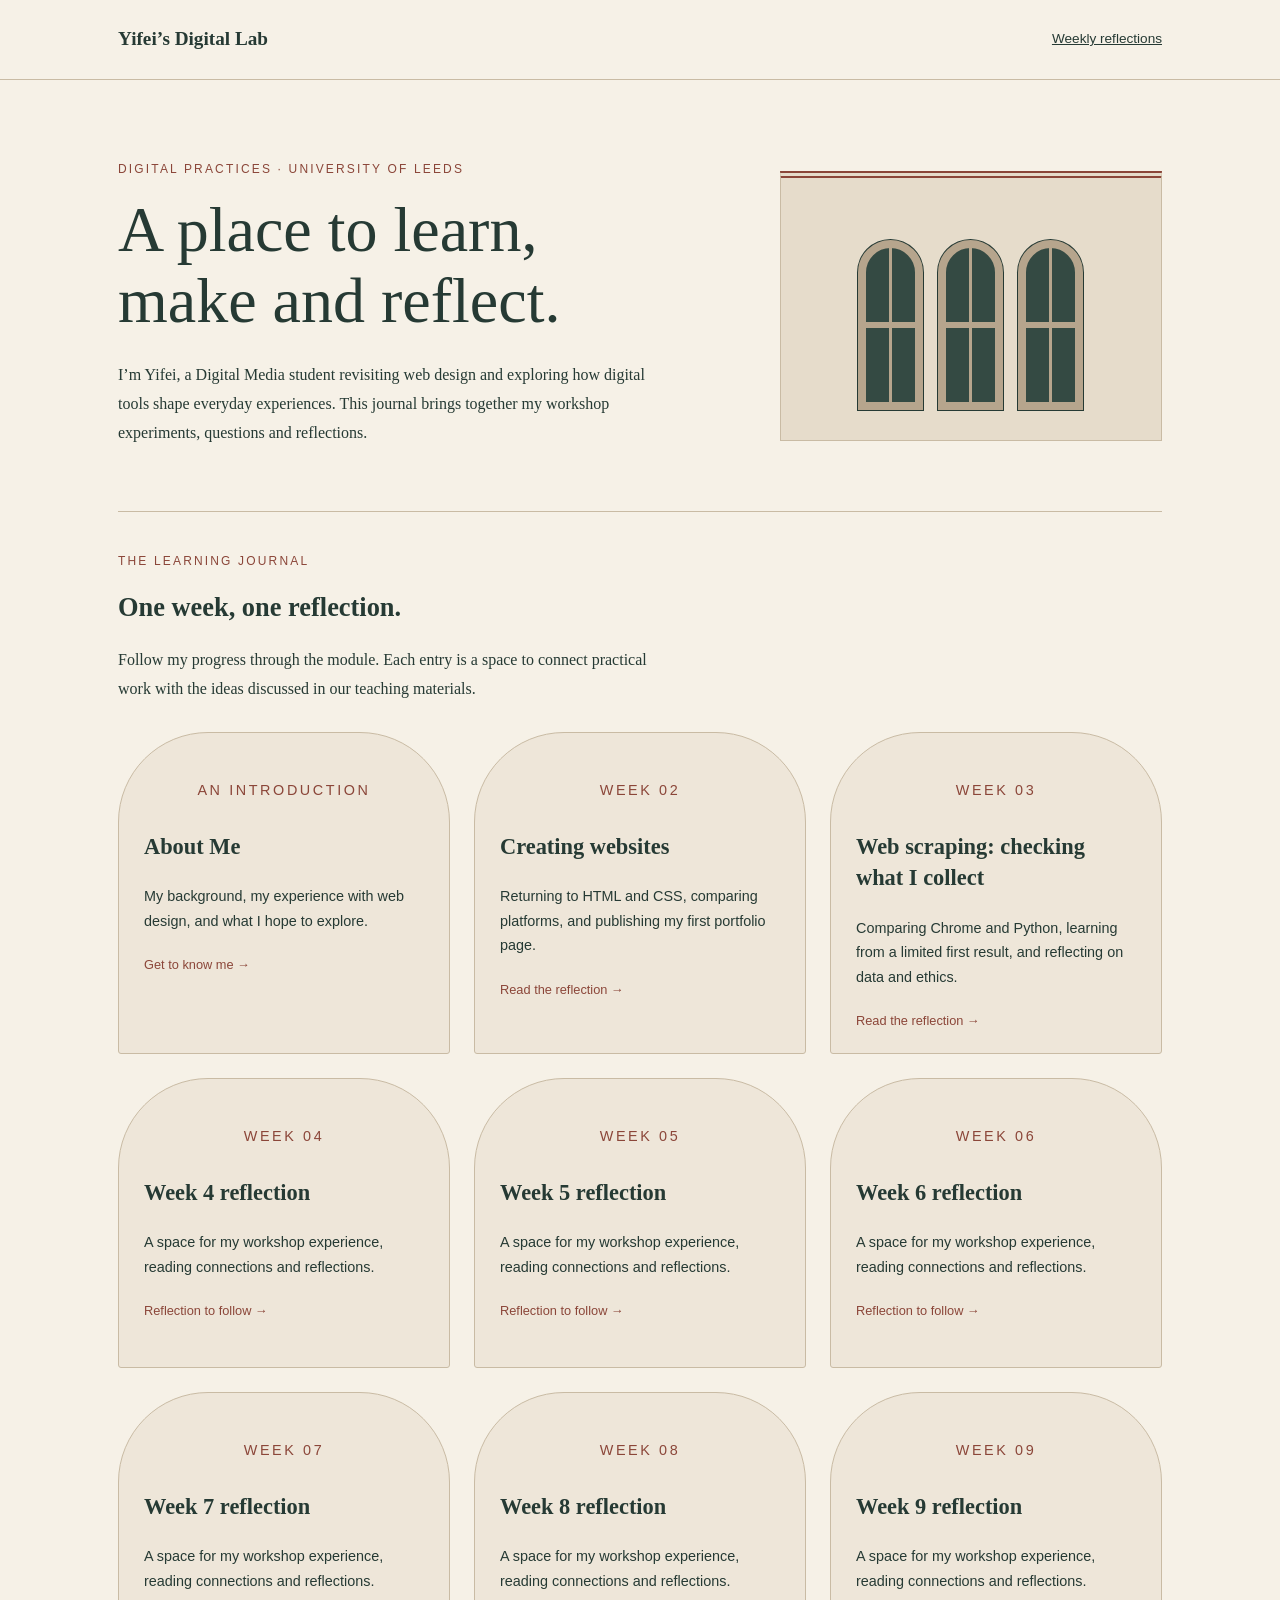
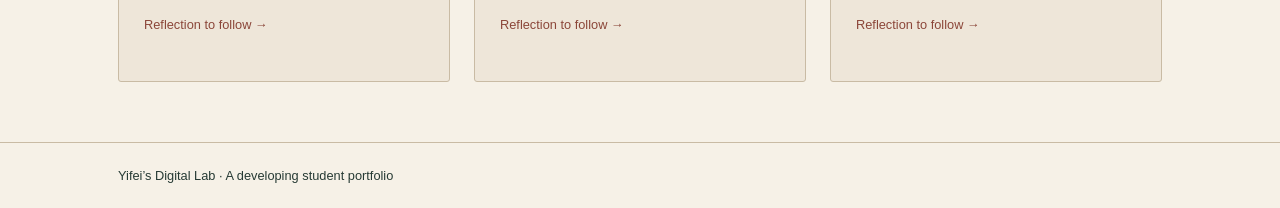
<file: index.html>
<!doctype html>
<html lang="en-GB">
  <head>
    <meta charset="UTF-8">
    <meta name="viewport" content="width=device-width,initial-scale=1">
    <title>
      Yifei’s Digital Lab | Learning Journal
    </title>
    <link rel="stylesheet" href="mystylesheet.css">
  </head>
  <body>
    <header>
      <nav class="wrap">
        <a class="brand" href="index.html">
          Yifei’s Digital Lab
        </a>
        <a class="navlink" href="#journal">
          Weekly reflections
        </a>
      </nav>
    </header>
    <main class="wrap">
      <section class="hero">
        <div>
          <p class="eyebrow">
            Digital Practices · University of Leeds
          </p>
          <h1>
            A place to learn,
            <br>
            make and reflect.
          </h1>
          <p>
            I’m Yifei, a Digital Media student revisiting web design and exploring
            how digital tools shape everyday experiences. This journal brings
            together my workshop experiments, questions and reflections.
          </p>
        </div>
        <div class="building" aria-hidden="true">
          <div class="window">
          </div>
          <div class="window">
          </div>
          <div class="window">
          </div>
        </div>
      </section>
      <section class="section" id="journal">
        <p class="eyebrow">
          The learning journal
        </p>
        <h2>
          One week, one reflection.
        </h2>
        <p>
          Follow my progress through the module. Each entry is a space to connect
          practical work with the ideas discussed in our teaching materials.
        </p>
        <div class="cards">
          <a class="card" href="about.html">
            <p class="eyebrow">
              An introduction
            </p>
            <h3>
              About Me
            </h3>
            <p>
              My background, my experience with web design, and what I hope to
              explore.
            </p>
            <span class="action">
              Get to know me →
            </span>
          </a>
          <a class="card" href="week2.html">
            <p class="eyebrow">
              Week 02
            </p>
            <h3>
              Creating websites
            </h3>
            <p>
              Returning to HTML and CSS, comparing platforms, and publishing my
              first portfolio page.
            </p>
            <span class="action">
              Read the reflection →
            </span>
          </a>
          <a class="card" href="week3.html"><p class="eyebrow">Week 03</p><h3>Web scraping: checking what I collect</h3><p>Comparing Chrome and Python, learning from a limited first result, and reflecting on data and ethics.</p><span class="action">Read the reflection →</span></a>
          <a class="card" href="week4.html">
            <p class="eyebrow">
              Week 04
            </p>
            <h3>
              Week 4 reflection
            </h3>
            <p>
              A space for my workshop experience, reading connections and
              reflections.
            </p>
            <span class="action">
              Reflection to follow →
            </span>
          </a>
          <a class="card" href="week5.html">
            <p class="eyebrow">
              Week 05
            </p>
            <h3>
              Week 5 reflection
            </h3>
            <p>
              A space for my workshop experience, reading connections and
              reflections.
            </p>
            <span class="action">
              Reflection to follow →
            </span>
          </a>
          <a class="card" href="week6.html">
            <p class="eyebrow">
              Week 06
            </p>
            <h3>
              Week 6 reflection
            </h3>
            <p>
              A space for my workshop experience, reading connections and
              reflections.
            </p>
            <span class="action">
              Reflection to follow →
            </span>
          </a>
          <a class="card" href="week7.html">
            <p class="eyebrow">
              Week 07
            </p>
            <h3>
              Week 7 reflection
            </h3>
            <p>
              A space for my workshop experience, reading connections and
              reflections.
            </p>
            <span class="action">
              Reflection to follow →
            </span>
          </a>
          <a class="card" href="week8.html">
            <p class="eyebrow">
              Week 08
            </p>
            <h3>
              Week 8 reflection
            </h3>
            <p>
              A space for my workshop experience, reading connections and
              reflections.
            </p>
            <span class="action">
              Reflection to follow →
            </span>
          </a>
          <a class="card" href="week9.html">
            <p class="eyebrow">
              Week 09
            </p>
            <h3>
              Week 9 reflection
            </h3>
            <p>
              A space for my workshop experience, reading connections and
              reflections.
            </p>
            <span class="action">
              Reflection to follow →
            </span>
          </a>
        </div>
      </section>
    </main>
    <footer>
      <div class="wrap">
        Yifei’s Digital Lab · A developing student portfolio
      </div>
    </footer>
  </body>
</html>
</file>
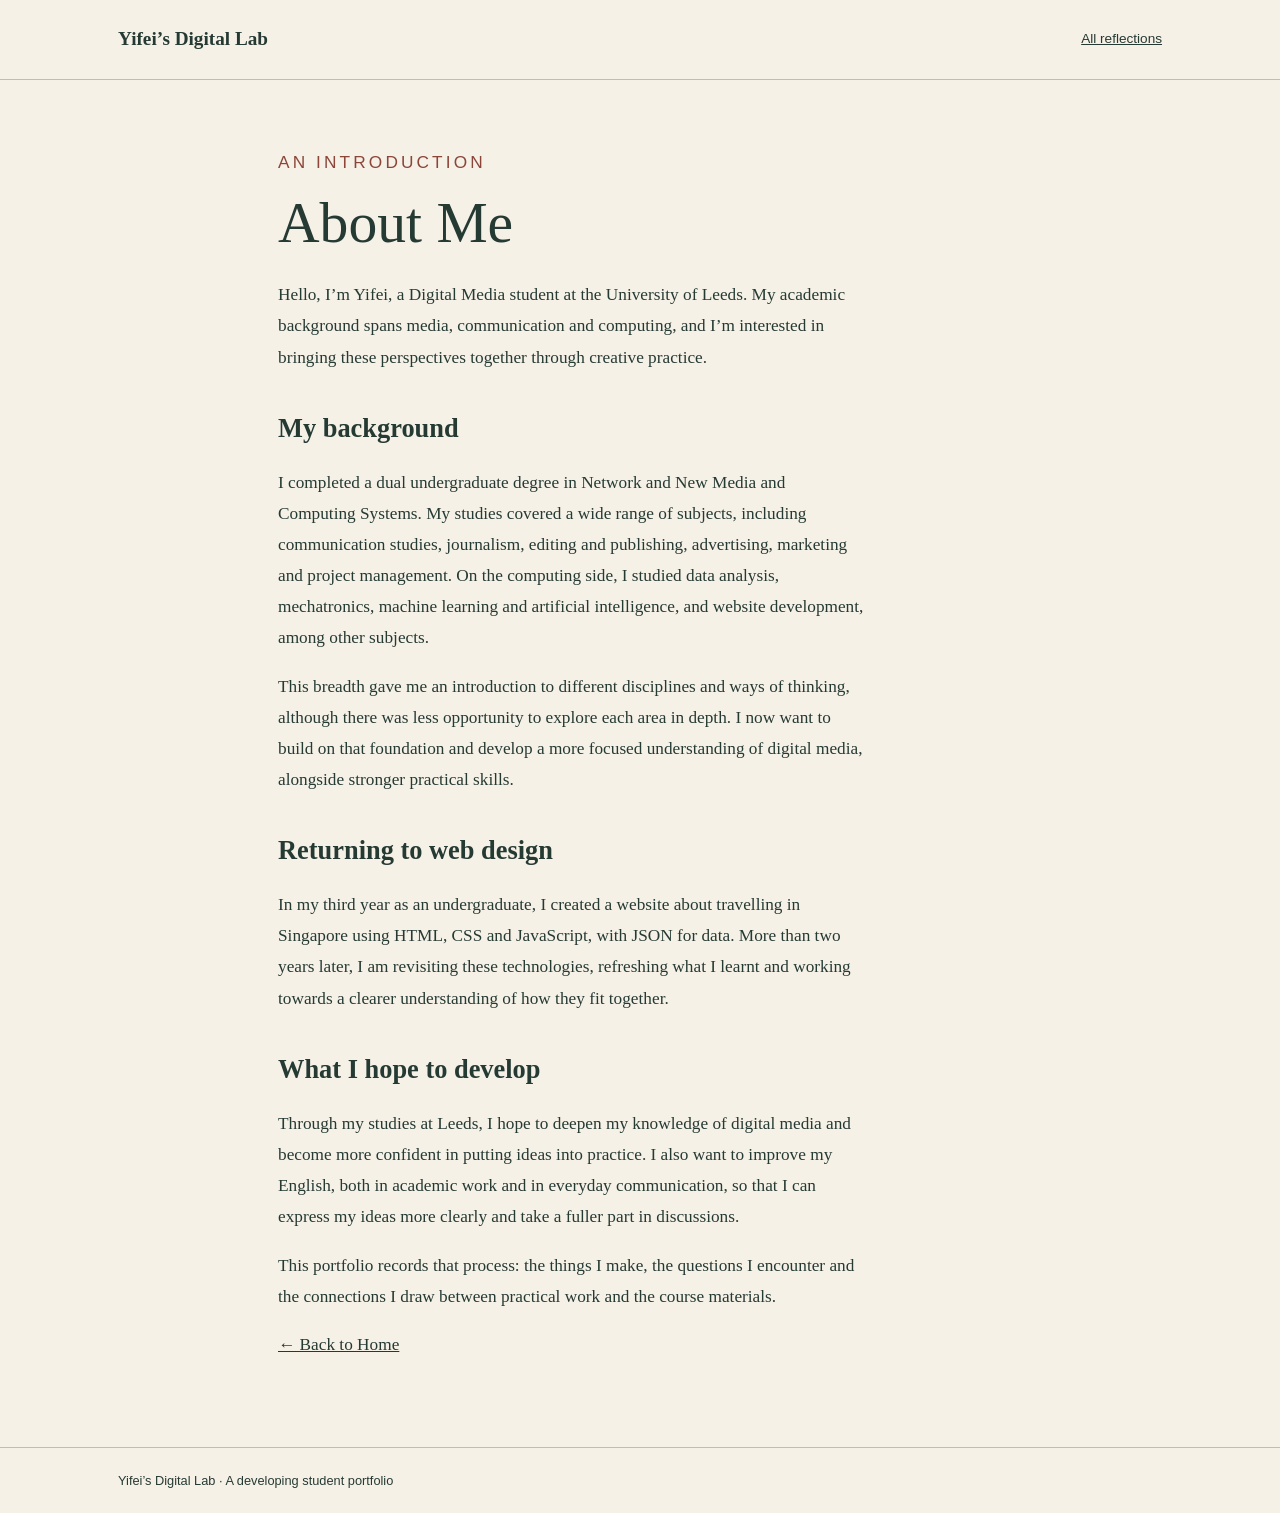
<file: about.html>
<!doctype html>
<html lang="en-GB">
  <head>
    <meta charset="UTF-8">
    <meta name="viewport" content="width=device-width,initial-scale=1">
    <title>
      About Me | Yifei’s Digital Lab
    </title>
    <link rel="stylesheet" href="mystylesheet.css">
  </head>
  <body>
    <header>
      <nav class="wrap">
        <a class="brand" href="index.html">
          Yifei’s Digital Lab
        </a>
        <a class="navlink" href="index.html#journal">
          All reflections
        </a>
      </nav>
    </header>
    <main class="article">
      <p class="eyebrow">
        An introduction
      </p>
      <h1>
        About Me
      </h1>
      <p>
        Hello, I’m Yifei, a Digital Media student at the University of Leeds. My
        academic background spans media, communication and computing, and I’m interested
        in bringing these perspectives together through creative practice.
      </p>
      <h2>
        My background
      </h2>
      <p>
        I completed a dual undergraduate degree in Network and New Media and Computing
        Systems. My studies covered a wide range of subjects, including communication
        studies, journalism, editing and publishing, advertising, marketing and project
        management. On the computing side, I studied data analysis, mechatronics,
        machine learning and artificial intelligence, and website development, among
        other subjects.
      </p>
      <p>
        This breadth gave me an introduction to different disciplines and ways of
        thinking, although there was less opportunity to explore each area in depth. I
        now want to build on that foundation and develop a more focused understanding of
        digital media, alongside stronger practical skills.
      </p>
      <h2>
        Returning to web design
      </h2>
      <p>
        In my third year as an undergraduate, I created a website about travelling in
        Singapore using HTML, CSS and JavaScript, with JSON for data. More than two
        years later, I am revisiting these technologies, refreshing what I learnt and
        working towards a clearer understanding of how they fit together.
      </p>
      <h2>
        What I hope to develop
      </h2>
      <p>
        Through my studies at Leeds, I hope to deepen my knowledge of digital media and
        become more confident in putting ideas into practice. I also want to improve my
        English, both in academic work and in everyday communication, so that I can
        express my ideas more clearly and take a fuller part in discussions.
      </p>
      <p>
        This portfolio records that process: the things I make, the questions I
        encounter and the connections I draw between practical work and the course
        materials.
      </p>
      <p>
        <a href="index.html">
          ← Back to Home
        </a>
      </p>
    </main>
    <footer>
      <div class="wrap">
        Yifei’s Digital Lab · A developing student portfolio
      </div>
    </footer>
  </body>
</html>
</file>
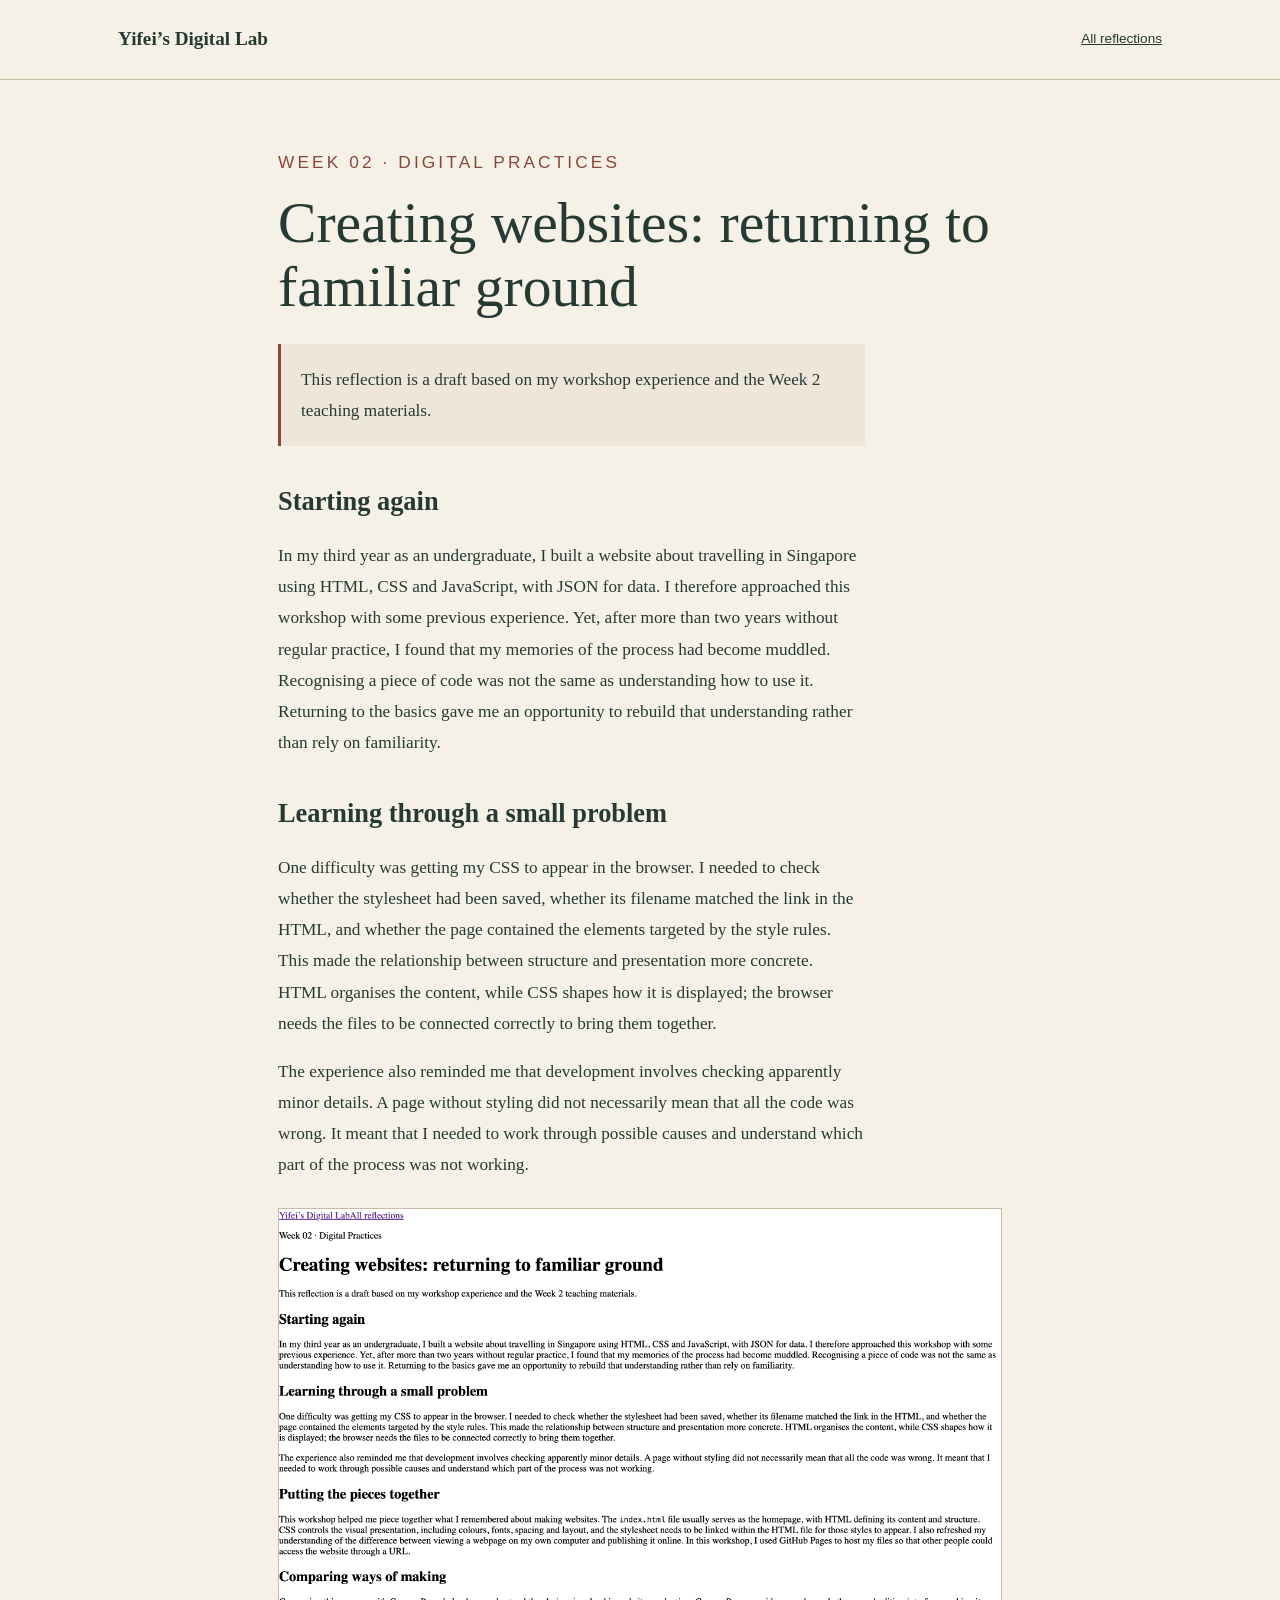
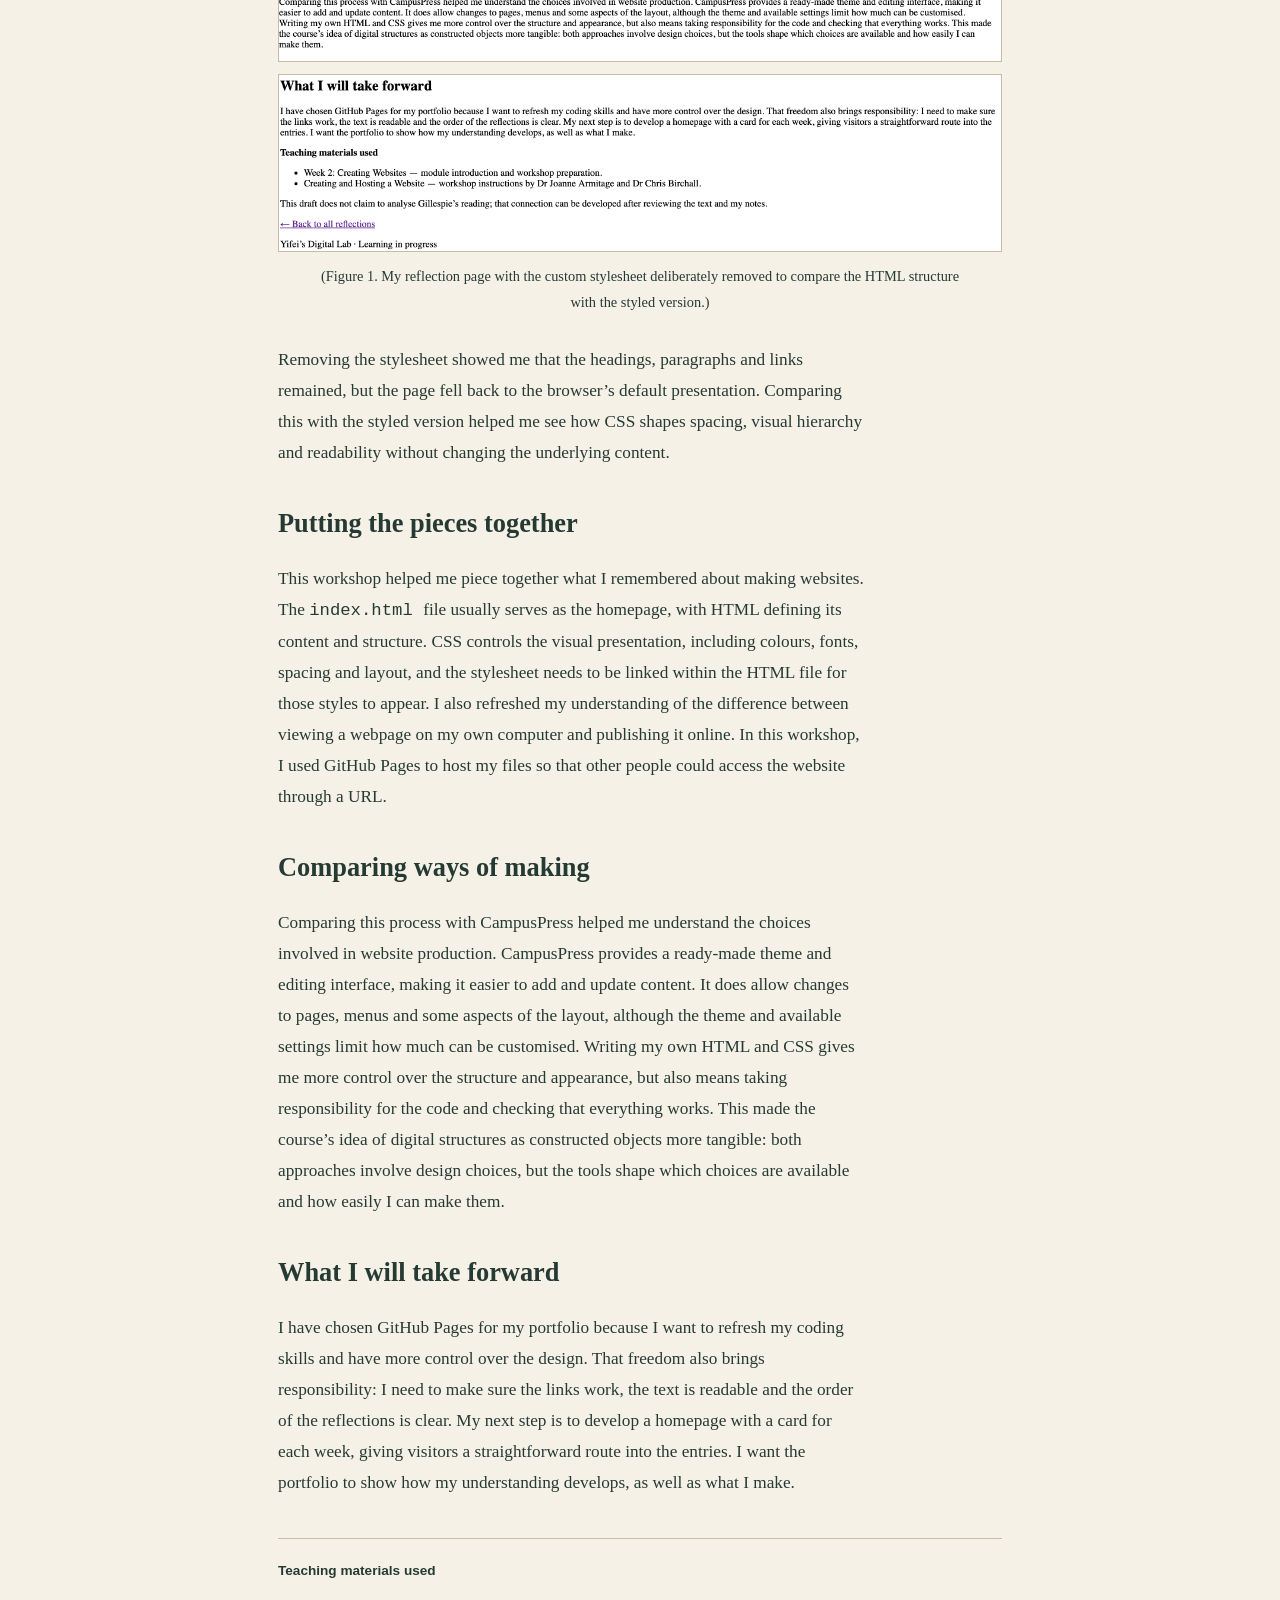
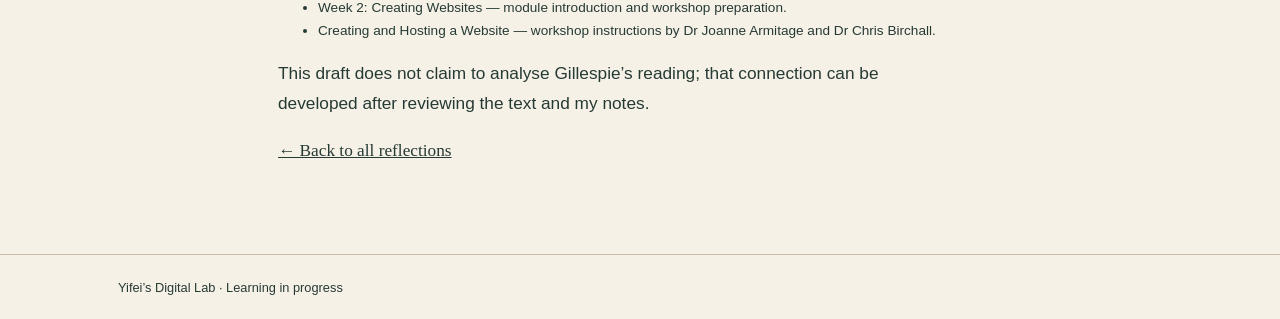
<file: week2.html>
<!doctype html>
<html lang="en-GB">
  <head>
    <meta charset="UTF-8">
    <meta name="viewport" content="width=device-width,initial-scale=1">
    <title>
      Week 2: Creating Websites | Yifei’s Digital Lab
    </title>
    <link rel="stylesheet" href="mystylesheet.css">
  </head>
  <body>
    <header>
      <nav class="wrap">
        <a class="brand" href="index.html">
          Yifei’s Digital Lab
        </a>
        <a class="navlink" href="index.html#journal">
          All reflections
        </a>
      </nav>
    </header>
    <main class="article">
      <p class="eyebrow">
        Week 02 · Digital Practices
      </p>
      <h1>
        Creating websites: returning to familiar ground
      </h1>
      <p class="note">
        This reflection is a draft based on my workshop experience and the Week 2
        teaching materials.
      </p>
      <h2>
        Starting again
      </h2>
      <p>
        In my third year as an undergraduate, I built a website about travelling in
        Singapore using HTML, CSS and JavaScript, with JSON for data. I therefore
        approached this workshop with some previous experience. Yet, after more than two
        years without regular practice, I found that my memories of the process had
        become muddled. Recognising a piece of code was not the same as understanding
        how to use it. Returning to the basics gave me an opportunity to rebuild that
        understanding rather than rely on familiarity.
      </p>
      <h2>
        Learning through a small problem
      </h2>
      <p>
        One difficulty was getting my CSS to appear in the browser. I needed to check
        whether the stylesheet had been saved, whether its filename matched the link in
        the HTML, and whether the page contained the elements targeted by the style
        rules. This made the relationship between structure and presentation more
        concrete. HTML organises the content, while CSS shapes how it is displayed; the
        browser needs the files to be connected correctly to bring them together.
      </p>
      <p>
        The experience also reminded me that development involves checking apparently
        minor details. A page without styling did not necessarily mean that all the code
        was wrong. It meant that I needed to work through possible causes and understand
        which part of the process was not working.
      </p>
      <figure style="margin:28px 0">
        <img src="images/week2%20without%20css%201.png" alt="The reflection page without its custom stylesheet, showing default headings, links and full-width paragraphs." style="display:block;width:100%;height:auto;border:1px solid #c9bba4" loading="lazy">
        <img src="images/week2%20without%20css%202.png" alt="The lower part of the same unstyled page, including the concluding reflection and teaching materials." style="display:block;width:100%;height:auto;border:1px solid #c9bba4;margin-top:12px" loading="lazy">
        <figcaption style="font-size:.9rem;width:90%;margin:12px auto 0;text-align:center">
          (Figure 1. My reflection page with the custom stylesheet deliberately
          removed to compare the HTML structure with the styled version.)
        </figcaption>
      </figure>
      <p>
        Removing the stylesheet showed me that the headings, paragraphs and links
        remained, but the page fell back to the browser’s default presentation.
        Comparing this with the styled version helped me see how CSS shapes spacing,
        visual hierarchy and readability without changing the underlying content.
      </p>
      <h2>
        Putting the pieces together
      </h2>
      <p>
        This workshop helped me piece together what I remembered about making websites.
        The
        <code>
          index.html
        </code>
        file usually serves as the homepage, with HTML defining its content and
        structure. CSS controls the visual presentation, including colours, fonts,
        spacing and layout, and the stylesheet needs to be linked within the HTML file
        for those styles to appear. I also refreshed my understanding of the difference
        between viewing a webpage on my own computer and publishing it online. In this
        workshop, I used GitHub Pages to host my files so that other people could access
        the website through a URL.
      </p>
      <h2>
        Comparing ways of making
      </h2>
      <p>
        Comparing this process with CampusPress helped me understand the choices
        involved in website production. CampusPress provides a ready-made theme and
        editing interface, making it easier to add and update content. It does allow
        changes to pages, menus and some aspects of the layout, although the theme and
        available settings limit how much can be customised. Writing my own HTML and CSS
        gives me more control over the structure and appearance, but also means taking
        responsibility for the code and checking that everything works. This made the
        course’s idea of digital structures as constructed objects more tangible: both
        approaches involve design choices, but the tools shape which choices are
        available and how easily I can make them.
      </p>
      <h2>
        What I will take forward
      </h2>
      <p>
        I have chosen GitHub Pages for my portfolio because I want to refresh my coding
        skills and have more control over the design. That freedom also brings
        responsibility: I need to make sure the links work, the text is readable and the
        order of the reflections is clear. My next step is to develop a homepage with a
        card for each week, giving visitors a straightforward route into the entries. I
        want the portfolio to show how my understanding develops, as well as what I
        make.
      </p>
      <div class="sources">
        <strong>
          Teaching materials used
        </strong>
        <ul>
          <li>
            Week 2: Creating Websites — module introduction and workshop
            preparation.
          </li>
          <li>
            Creating and Hosting a Website — workshop instructions by Dr Joanne
            Armitage and Dr Chris Birchall.
          </li>
        </ul>
        <p>
          This draft does not claim to analyse Gillespie’s reading; that connection
          can be developed after reviewing the text and my notes.
        </p>
      </div>
      <p>
        <a href="index.html#journal">
          ← Back to all reflections
        </a>
      </p>
    </main>
    <footer>
      <div class="wrap">
        Yifei’s Digital Lab · Learning in progress
      </div>
    </footer>
  </body>
</html>
</file>
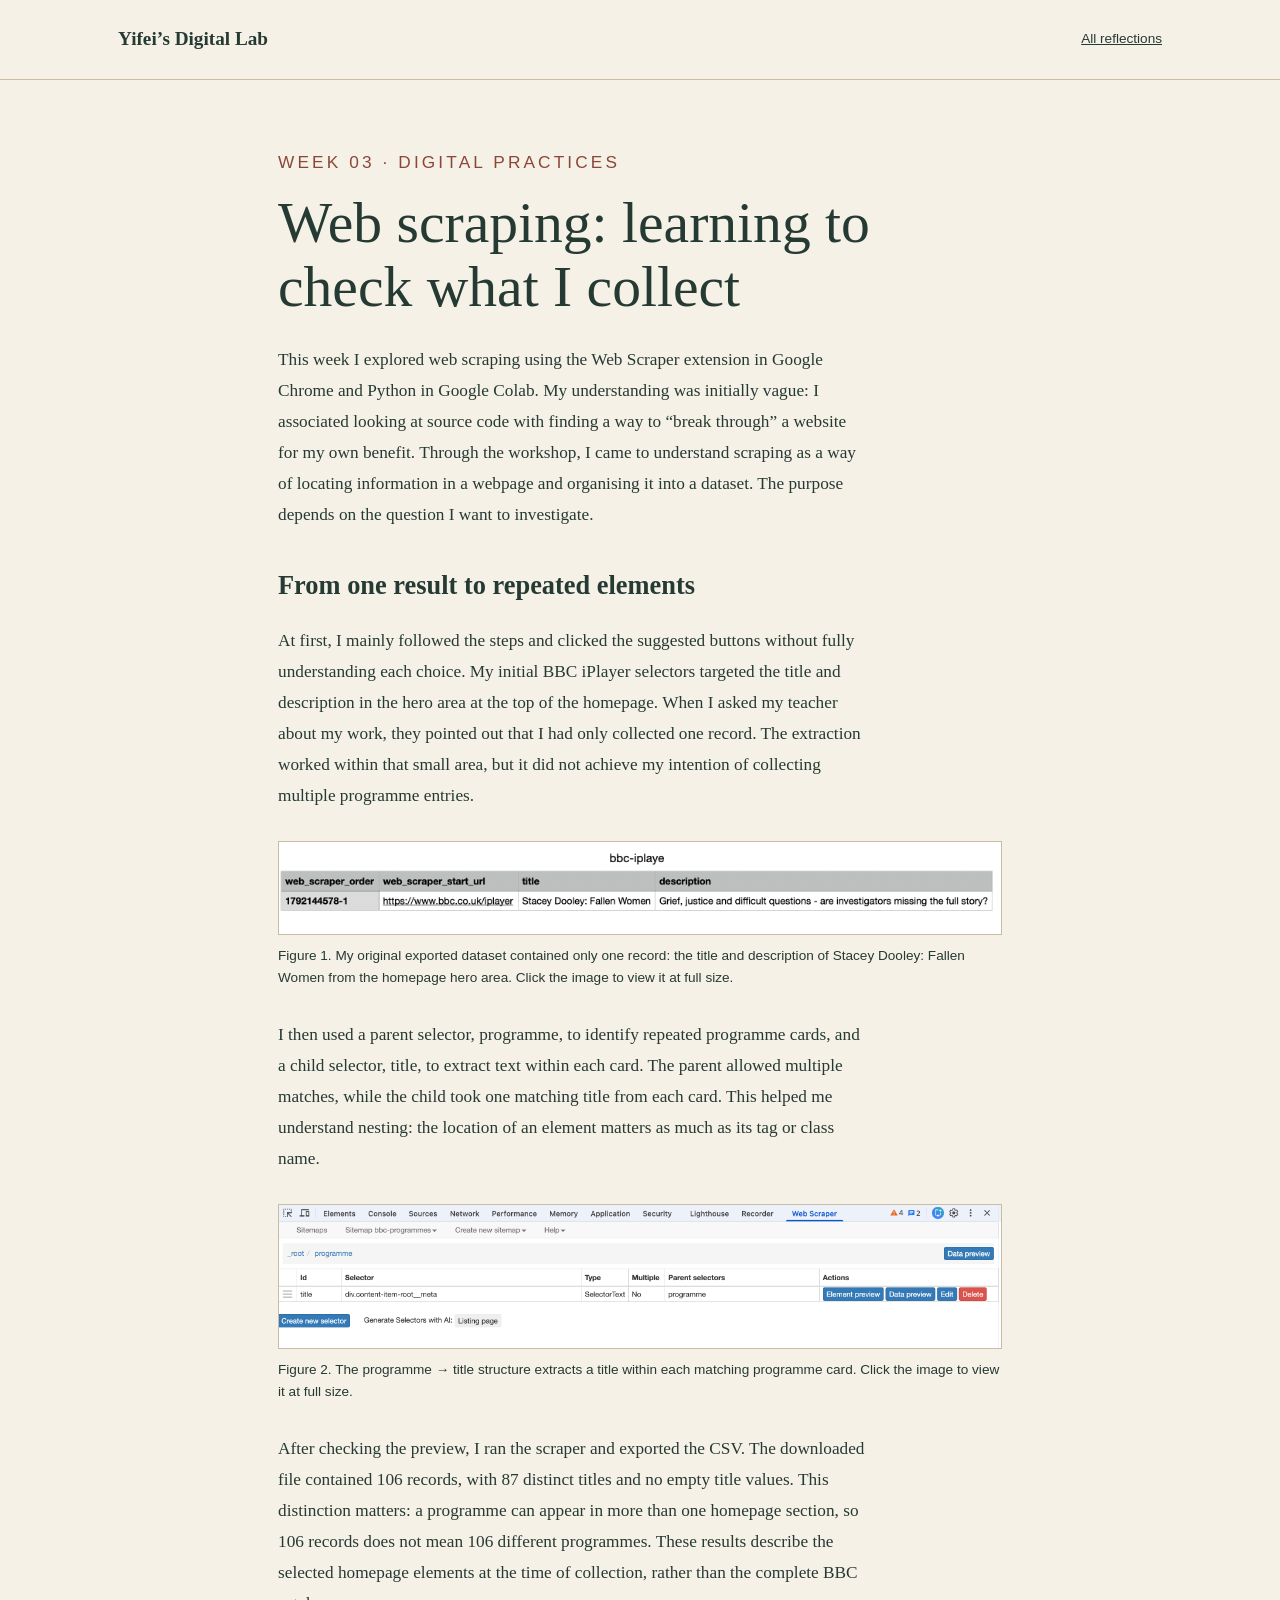
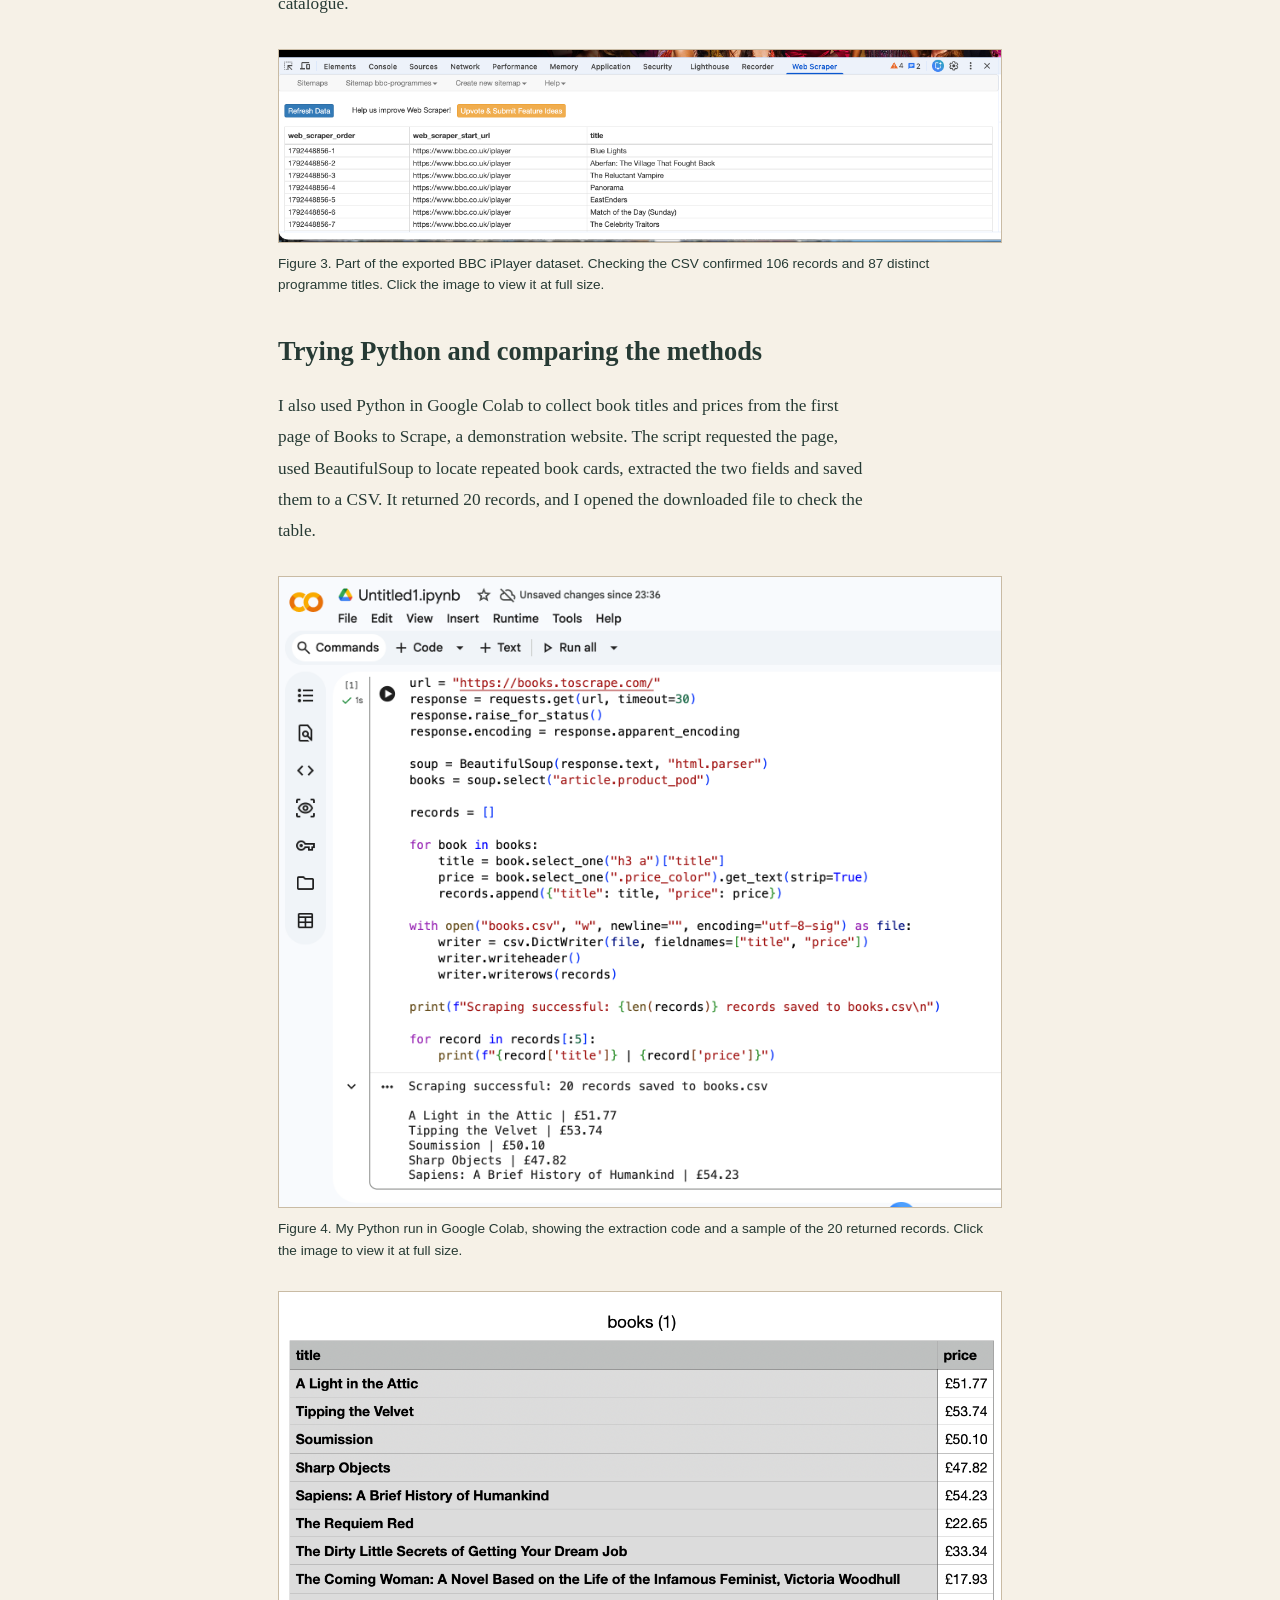
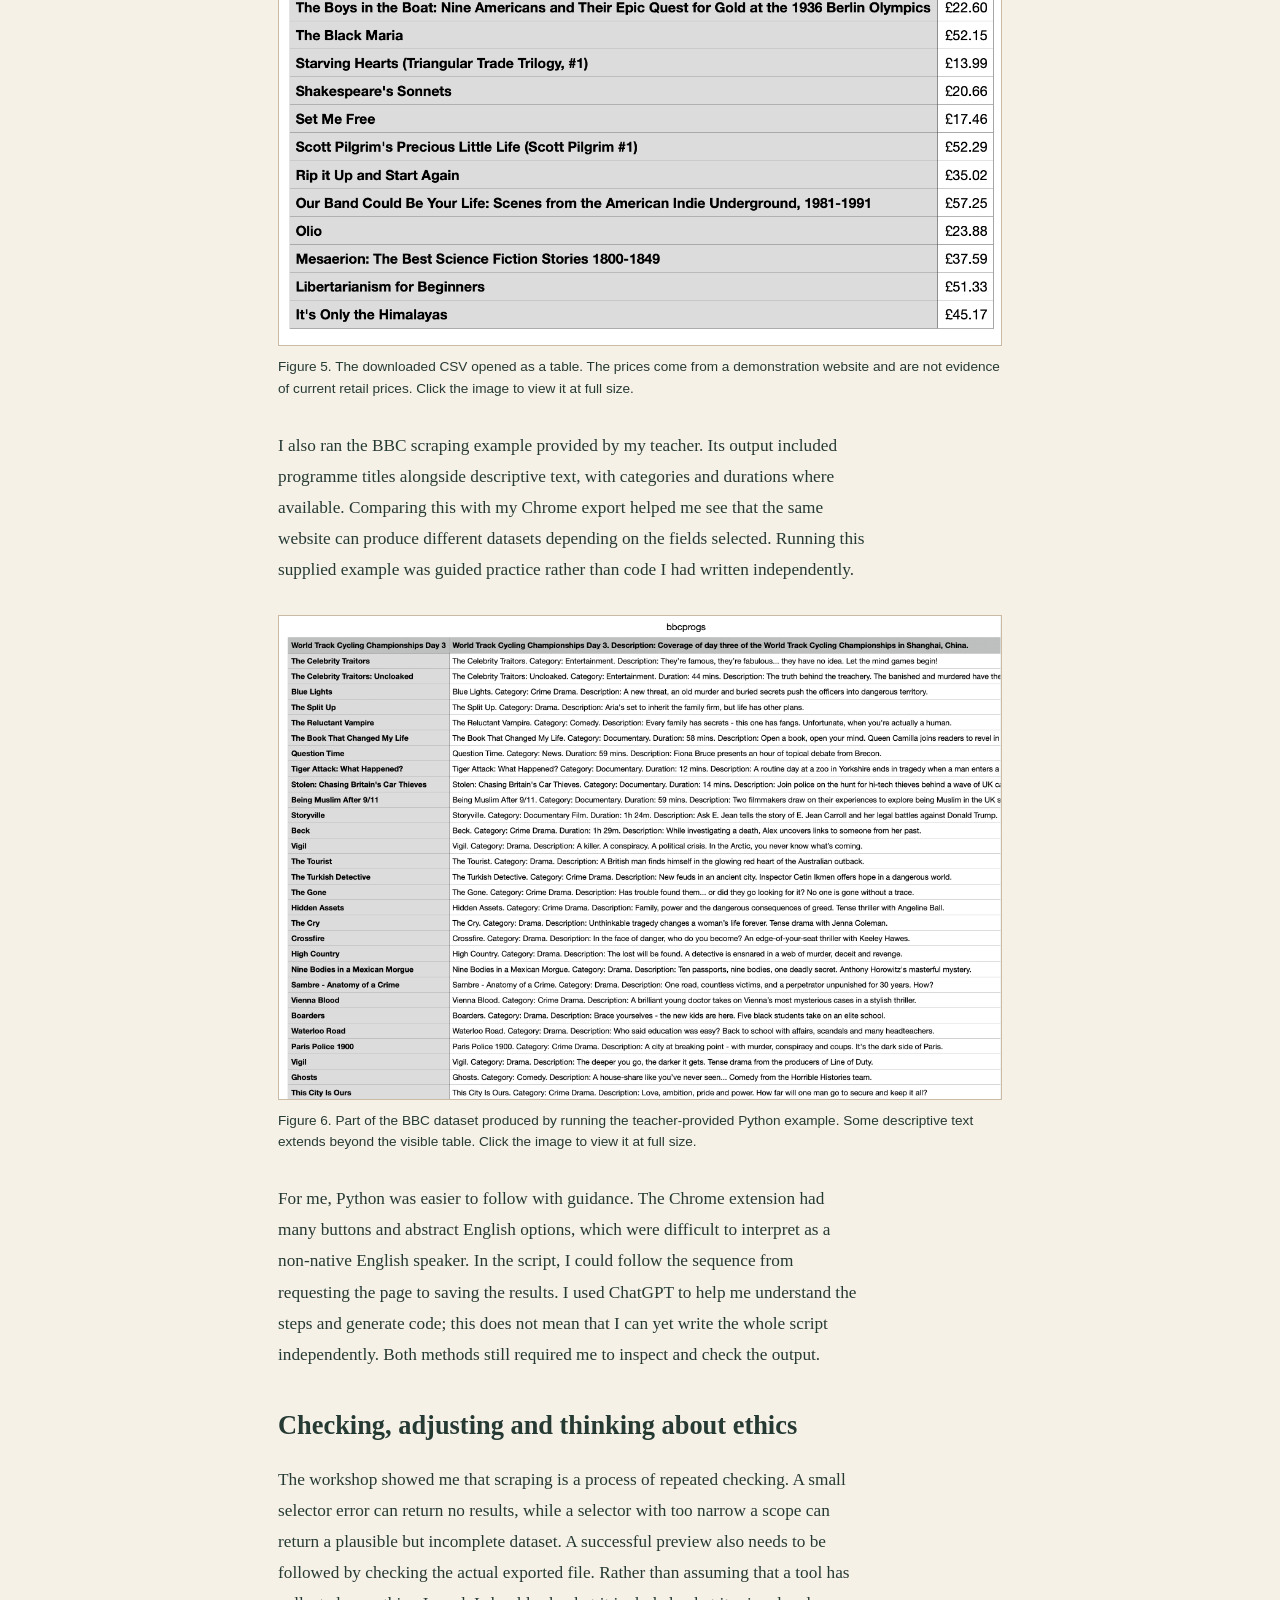
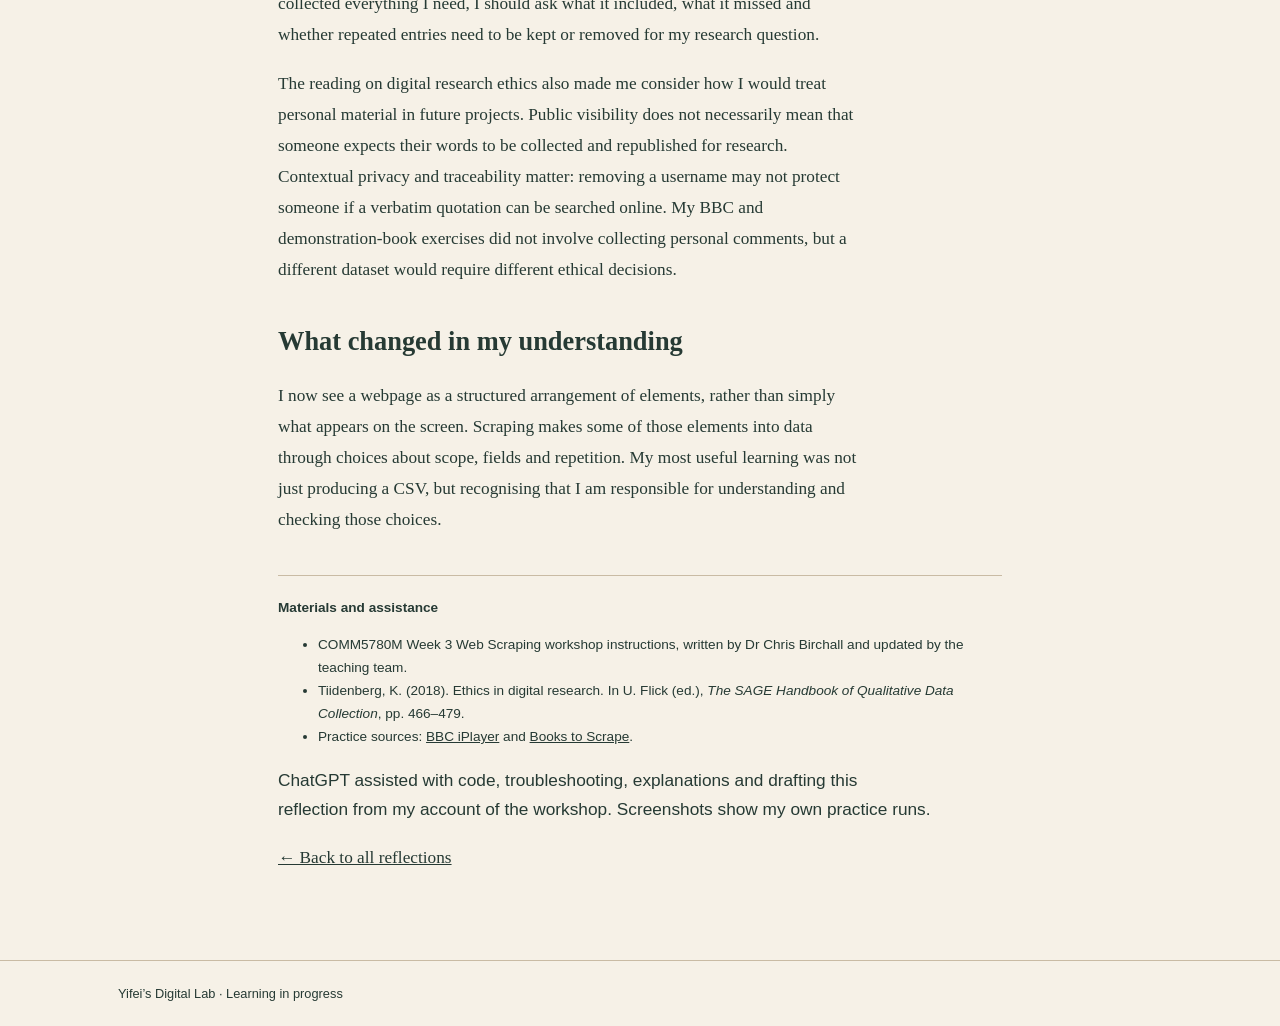
<file: week3.html>
<!doctype html>
<html lang="en-GB"><head><meta charset="UTF-8"><meta name="viewport" content="width=device-width,initial-scale=1"><title>Week 3: Web Scraping | Yifei’s Digital Lab</title><link rel="stylesheet" href="mystylesheet.css"></head><body><header><nav class="wrap"><a class="brand" href="index.html">Yifei’s Digital Lab</a><a class="navlink" href="index.html#journal">All reflections</a></nav></header><main class="article"><p class="eyebrow">Week 03 · Digital Practices</p>
<h1>Web scraping: learning to check what I collect</h1>
<p>This week I explored web scraping using the Web Scraper extension in Google Chrome and Python in Google Colab. My understanding was initially vague: I associated looking at source code with finding a way to “break through” a website for my own benefit. Through the workshop, I came to understand scraping as a way of locating information in a webpage and organising it into a dataset. The purpose depends on the question I want to investigate.</p>
<h2>From one result to repeated elements</h2>
<p>At first, I mainly followed the steps and clicked the suggested buttons without fully understanding each choice. My initial BBC iPlayer selectors targeted the title and description in the hero area at the top of the homepage. When I asked my teacher about my work, they pointed out that I had only collected one record. The extraction worked within that small area, but it did not achieve my intention of collecting multiple programme entries.</p>
<figure class="workshop-evidence"><a href="images/week3/hero-original-export.png"><img src="images/week3/hero-original-export.png" alt="Original exported CSV with one row containing the Stacey Dooley: Fallen Women title, description and BBC iPlayer source URL." loading="lazy"></a><figcaption>Figure 1. My original exported dataset contained only one record: the title and description of Stacey Dooley: Fallen Women from the homepage hero area. Click the image to view it at full size.</figcaption></figure><p>I then used a parent selector, programme, to identify repeated programme cards, and a child selector, title, to extract text within each card. The parent allowed multiple matches, while the child took one matching title from each card. This helped me understand nesting: the location of an element matters as much as its tag or class name.</p><figure class="workshop-evidence"><a href="images/week3/programme-title-selectors.png"><img src="images/week3/programme-title-selectors.png" alt="Web Scraper showing title nested under programme, with programme listed as its parent selector." loading="lazy"></a><figcaption>Figure 2. The programme → title structure extracts a title within each matching programme card. Click the image to view it at full size.</figcaption></figure><p>After checking the preview, I ran the scraper and exported the CSV. The downloaded file contained 106 records, with 87 distinct titles and no empty title values. This distinction matters: a programme can appear in more than one homepage section, so 106 records does not mean 106 different programmes. These results describe the selected homepage elements at the time of collection, rather than the complete BBC catalogue.</p><figure class="workshop-evidence"><a href="images/week3/bbc-scraping-results.png"><img src="images/week3/bbc-scraping-results.png" alt="Web Scraper results table showing record identifiers, the BBC iPlayer source URL and multiple programme titles." loading="lazy"></a><figcaption>Figure 3. Part of the exported BBC iPlayer dataset. Checking the CSV confirmed 106 records and 87 distinct programme titles. Click the image to view it at full size.</figcaption></figure><h2>Trying Python and comparing the methods</h2>
<p>I also used Python in Google Colab to collect book titles and prices from the first page of Books to Scrape, a demonstration website. The script requested the page, used BeautifulSoup to locate repeated book cards, extracted the two fields and saved them to a CSV. It returned 20 records, and I opened the downloaded file to check the table.</p><figure class="workshop-evidence"><a href="images/week3/python-code-output.png"><img src="images/week3/python-code-output.png" alt="Google Colab Python code and output reporting 20 records saved to books.csv, followed by five sample titles and prices." loading="lazy"></a><figcaption>Figure 4. My Python run in Google Colab, showing the extraction code and a sample of the 20 returned records. Click the image to view it at full size.</figcaption></figure><figure class="workshop-evidence"><a href="images/week3/books-csv-results.png"><img src="images/week3/books-csv-results.png" alt="Exported table showing 20 book titles and pound-denominated prices in title and price columns." loading="lazy"></a><figcaption>Figure 5. The downloaded CSV opened as a table. The prices come from a demonstration website and are not evidence of current retail prices. Click the image to view it at full size.</figcaption></figure><p>I also ran the BBC scraping example provided by my teacher. Its output included programme titles alongside descriptive text, with categories and durations where available. Comparing this with my Chrome export helped me see that the same website can produce different datasets depending on the fields selected. Running this supplied example was guided practice rather than code I had written independently.</p>
<figure class="workshop-evidence"><a href="images/week3/bbc-python-results.png"><img src="images/week3/bbc-python-results.png" alt="BBC programme data exported using the teacher-provided Python example, showing titles alongside descriptions, categories and durations where available." loading="lazy"></a><figcaption>Figure 6. Part of the BBC dataset produced by running the teacher-provided Python example. Some descriptive text extends beyond the visible table. Click the image to view it at full size.</figcaption></figure>
<p>For me, Python was easier to follow with guidance. The Chrome extension had many buttons and abstract English options, which were difficult to interpret as a non-native English speaker. In the script, I could follow the sequence from requesting the page to saving the results. I used ChatGPT to help me understand the steps and generate code; this does not mean that I can yet write the whole script independently. Both methods still required me to inspect and check the output.</p>
<h2>Checking, adjusting and thinking about ethics</h2>
<p>The workshop showed me that scraping is a process of repeated checking. A small selector error can return no results, while a selector with too narrow a scope can return a plausible but incomplete dataset. A successful preview also needs to be followed by checking the actual exported file. Rather than assuming that a tool has collected everything I need, I should ask what it included, what it missed and whether repeated entries need to be kept or removed for my research question.</p>
<p>The reading on digital research ethics also made me consider how I would treat personal material in future projects. Public visibility does not necessarily mean that someone expects their words to be collected and republished for research. Contextual privacy and traceability matter: removing a username may not protect someone if a verbatim quotation can be searched online. My BBC and demonstration-book exercises did not involve collecting personal comments, but a different dataset would require different ethical decisions.</p>
<h2>What changed in my understanding</h2>
<p>I now see a webpage as a structured arrangement of elements, rather than simply what appears on the screen. Scraping makes some of those elements into data through choices about scope, fields and repetition. My most useful learning was not just producing a CSV, but recognising that I am responsible for understanding and checking those choices.</p>
<div class="sources"><strong>Materials and assistance</strong><ul>
<li>COMM5780M Week 3 Web Scraping workshop instructions, written by Dr Chris Birchall and updated by the teaching team.</li>
<li>Tiidenberg, K. (2018). Ethics in digital research. In U. Flick (ed.), <em>The SAGE Handbook of Qualitative Data Collection</em>, pp. 466–479.</li>
<li>Practice sources: <a href="https://www.bbc.co.uk/iplayer">BBC iPlayer</a> and <a href="https://books.toscrape.com/">Books to Scrape</a>.</li>
</ul><p>ChatGPT assisted with code, troubleshooting, explanations and drafting this reflection from my account of the workshop. Screenshots show my own practice runs.</p></div>
<p><a href="index.html#journal">← Back to all reflections</a></p></main><footer><div class="wrap">Yifei’s Digital Lab · Learning in progress</div></footer></body></html>
</file>
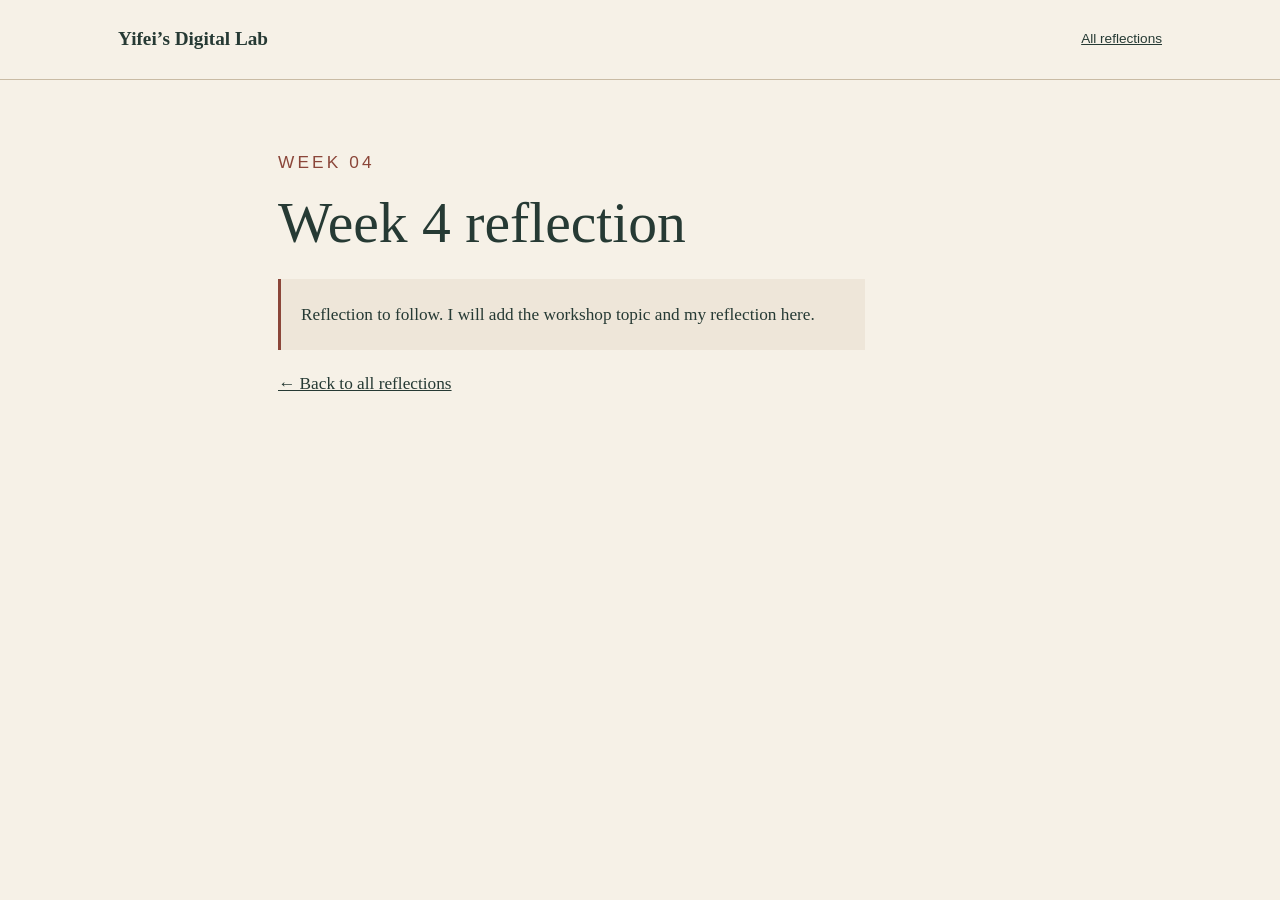
<file: week4.html>
<!doctype html>
<html lang="en-GB">
  <head>
    <meta charset="UTF-8">
    <meta name="viewport" content="width=device-width,initial-scale=1">
    <title>
      Week 4 | Yifei’s Digital Lab
    </title>
    <link rel="stylesheet" href="mystylesheet.css">
  </head>
  <body>
    <header>
      <nav class="wrap">
        <a class="brand" href="index.html">
          Yifei’s Digital Lab
        </a>
        <a class="navlink" href="index.html#journal">
          All reflections
        </a>
      </nav>
    </header>
    <main class="article">
      <p class="eyebrow">
        Week 04
      </p>
      <h1>
        Week 4 reflection
      </h1>
      <p class="note">
        Reflection to follow. I will add the workshop topic and my reflection here.
      </p>
      <p>
        <a href="index.html#journal">
          ← Back to all reflections
        </a>
      </p>
    </main>
  </body>
</html>
</file>
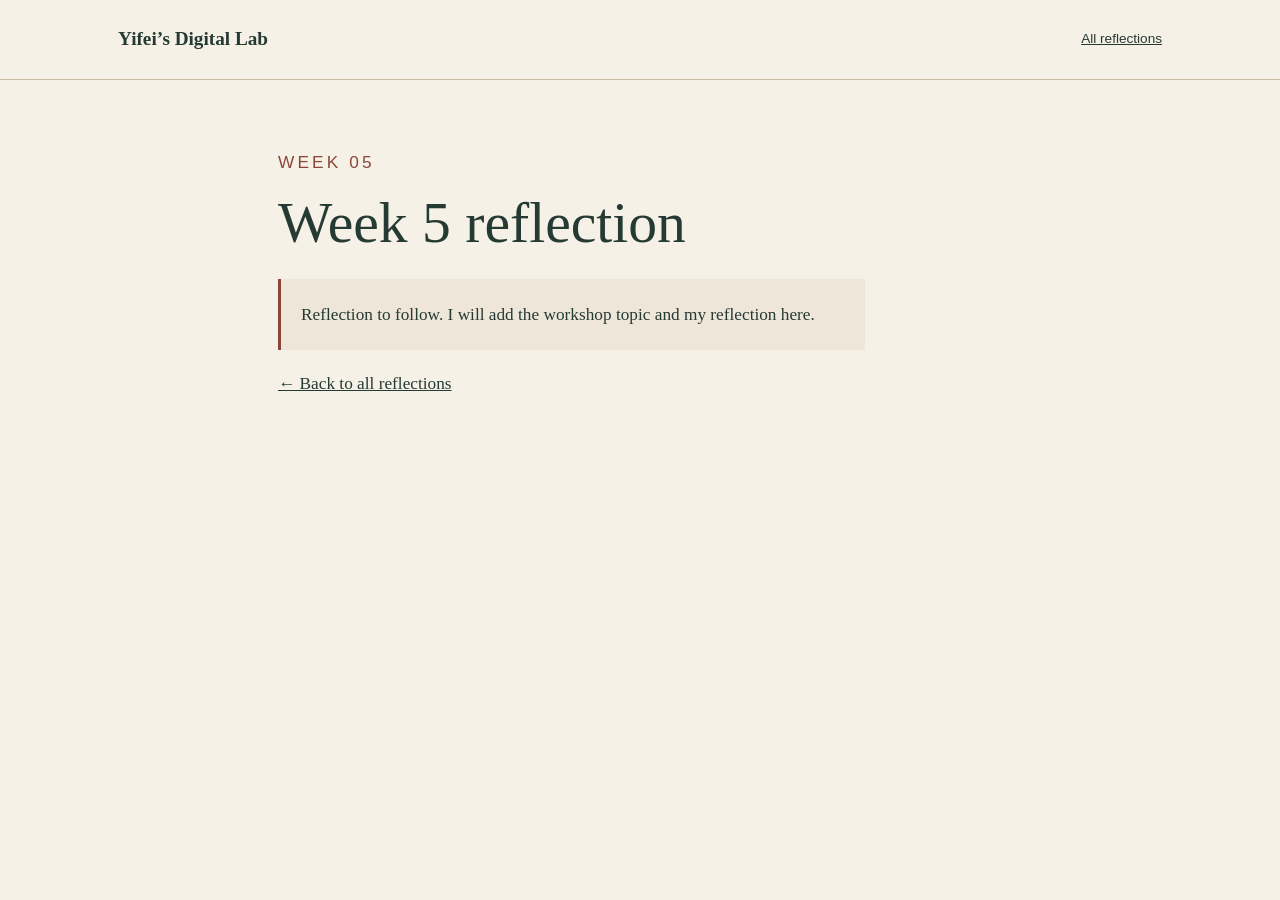
<file: week5.html>
<!doctype html>
<html lang="en-GB">
  <head>
    <meta charset="UTF-8">
    <meta name="viewport" content="width=device-width,initial-scale=1">
    <title>
      Week 5 | Yifei’s Digital Lab
    </title>
    <link rel="stylesheet" href="mystylesheet.css">
  </head>
  <body>
    <header>
      <nav class="wrap">
        <a class="brand" href="index.html">
          Yifei’s Digital Lab
        </a>
        <a class="navlink" href="index.html#journal">
          All reflections
        </a>
      </nav>
    </header>
    <main class="article">
      <p class="eyebrow">
        Week 05
      </p>
      <h1>
        Week 5 reflection
      </h1>
      <p class="note">
        Reflection to follow. I will add the workshop topic and my reflection here.
      </p>
      <p>
        <a href="index.html#journal">
          ← Back to all reflections
        </a>
      </p>
    </main>
  </body>
</html>
</file>
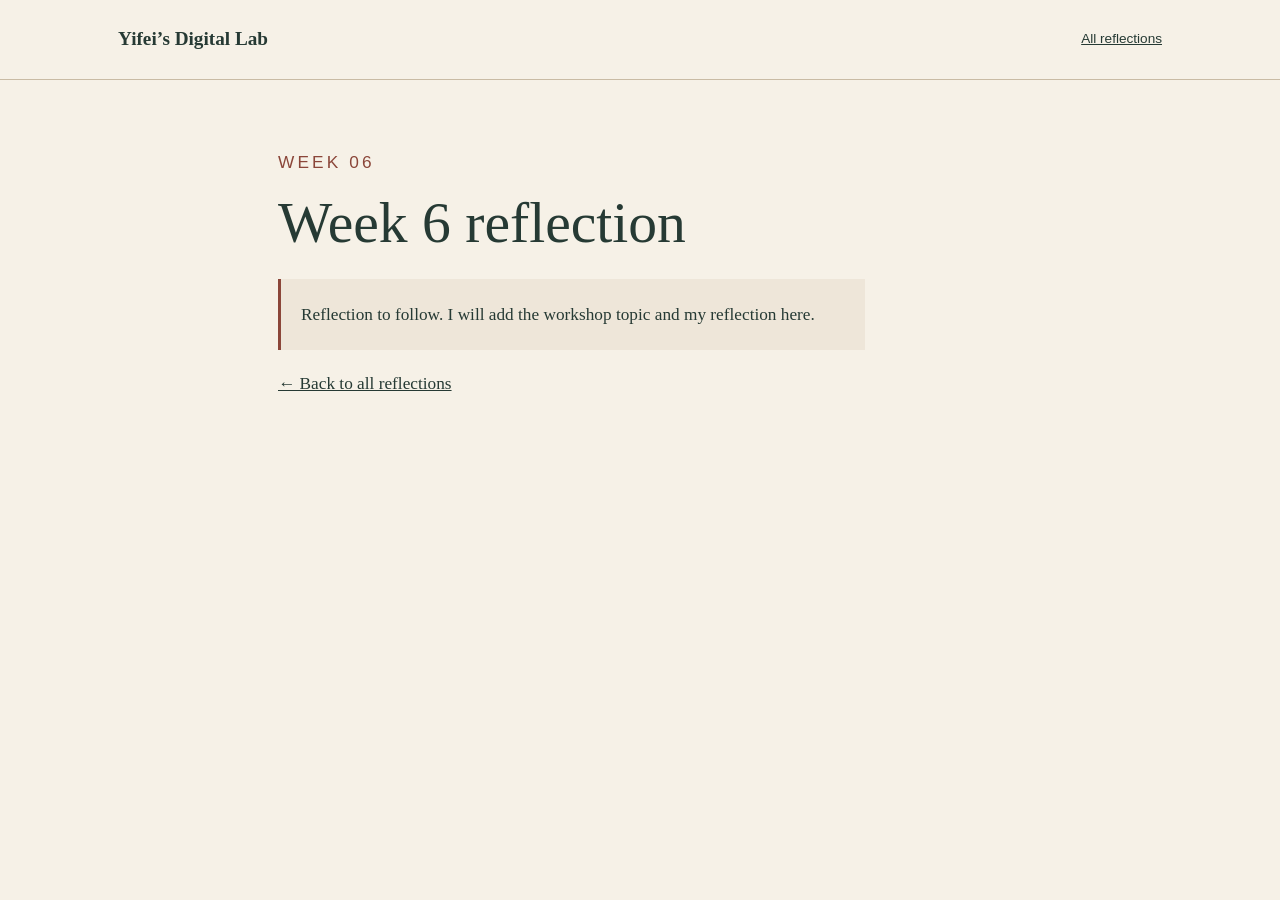
<file: week6.html>
<!doctype html>
<html lang="en-GB">
  <head>
    <meta charset="UTF-8">
    <meta name="viewport" content="width=device-width,initial-scale=1">
    <title>
      Week 6 | Yifei’s Digital Lab
    </title>
    <link rel="stylesheet" href="mystylesheet.css">
  </head>
  <body>
    <header>
      <nav class="wrap">
        <a class="brand" href="index.html">
          Yifei’s Digital Lab
        </a>
        <a class="navlink" href="index.html#journal">
          All reflections
        </a>
      </nav>
    </header>
    <main class="article">
      <p class="eyebrow">
        Week 06
      </p>
      <h1>
        Week 6 reflection
      </h1>
      <p class="note">
        Reflection to follow. I will add the workshop topic and my reflection here.
      </p>
      <p>
        <a href="index.html#journal">
          ← Back to all reflections
        </a>
      </p>
    </main>
  </body>
</html>
</file>
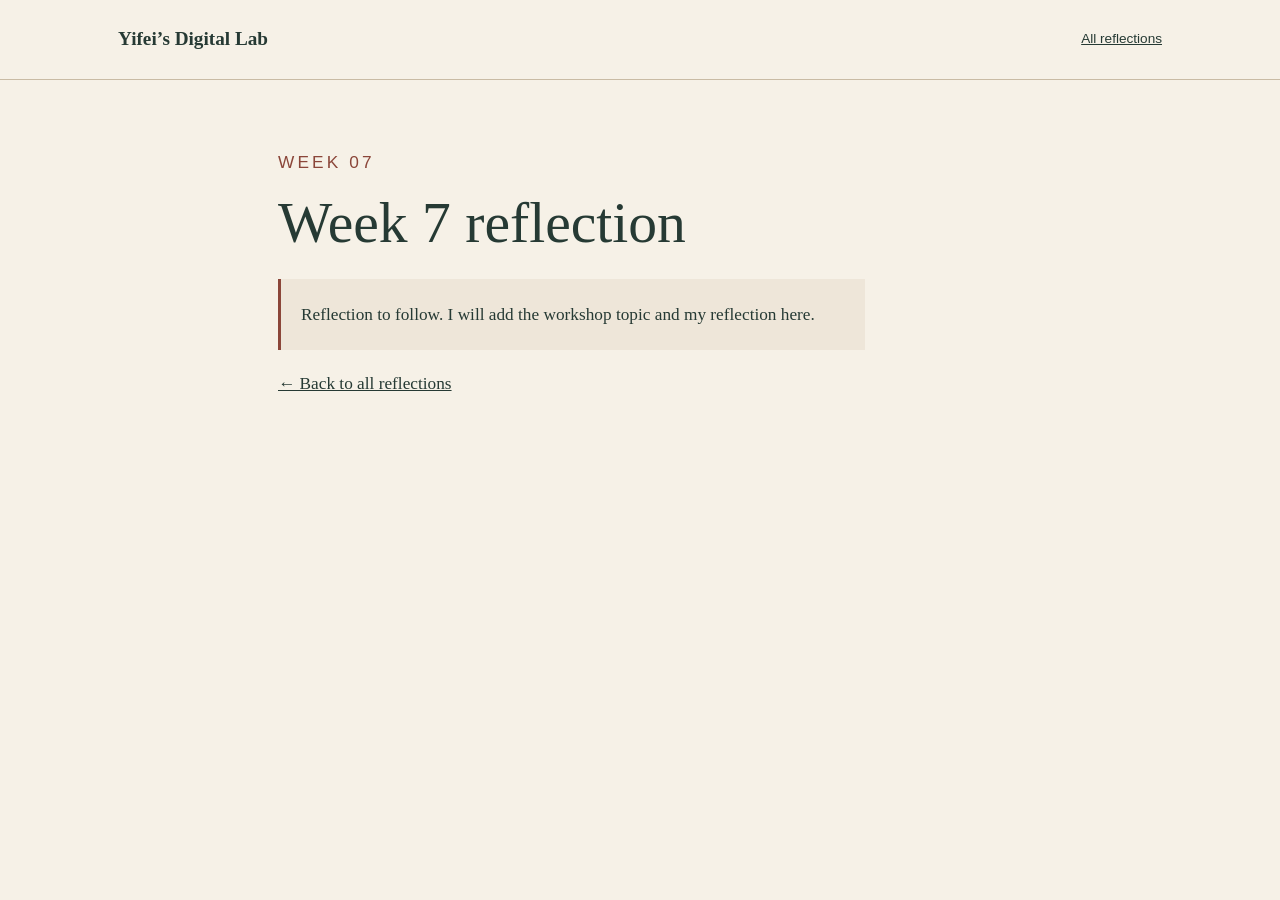
<file: week7.html>
<!doctype html>
<html lang="en-GB">
  <head>
    <meta charset="UTF-8">
    <meta name="viewport" content="width=device-width,initial-scale=1">
    <title>
      Week 7 | Yifei’s Digital Lab
    </title>
    <link rel="stylesheet" href="mystylesheet.css">
  </head>
  <body>
    <header>
      <nav class="wrap">
        <a class="brand" href="index.html">
          Yifei’s Digital Lab
        </a>
        <a class="navlink" href="index.html#journal">
          All reflections
        </a>
      </nav>
    </header>
    <main class="article">
      <p class="eyebrow">
        Week 07
      </p>
      <h1>
        Week 7 reflection
      </h1>
      <p class="note">
        Reflection to follow. I will add the workshop topic and my reflection here.
      </p>
      <p>
        <a href="index.html#journal">
          ← Back to all reflections
        </a>
      </p>
    </main>
  </body>
</html>
</file>
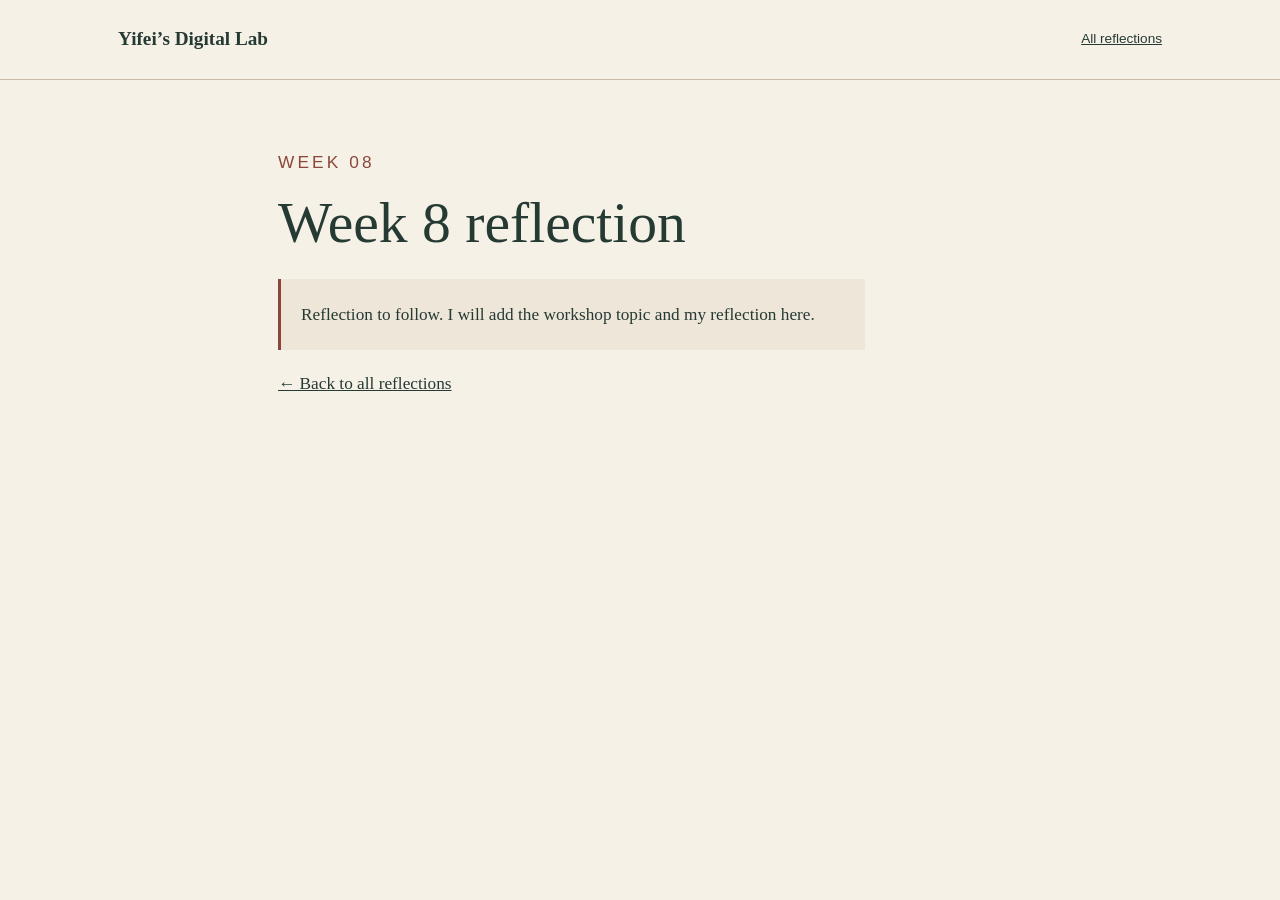
<file: week8.html>
<!doctype html>
<html lang="en-GB">
  <head>
    <meta charset="UTF-8">
    <meta name="viewport" content="width=device-width,initial-scale=1">
    <title>
      Week 8 | Yifei’s Digital Lab
    </title>
    <link rel="stylesheet" href="mystylesheet.css">
  </head>
  <body>
    <header>
      <nav class="wrap">
        <a class="brand" href="index.html">
          Yifei’s Digital Lab
        </a>
        <a class="navlink" href="index.html#journal">
          All reflections
        </a>
      </nav>
    </header>
    <main class="article">
      <p class="eyebrow">
        Week 08
      </p>
      <h1>
        Week 8 reflection
      </h1>
      <p class="note">
        Reflection to follow. I will add the workshop topic and my reflection here.
      </p>
      <p>
        <a href="index.html#journal">
          ← Back to all reflections
        </a>
      </p>
    </main>
  </body>
</html>
</file>
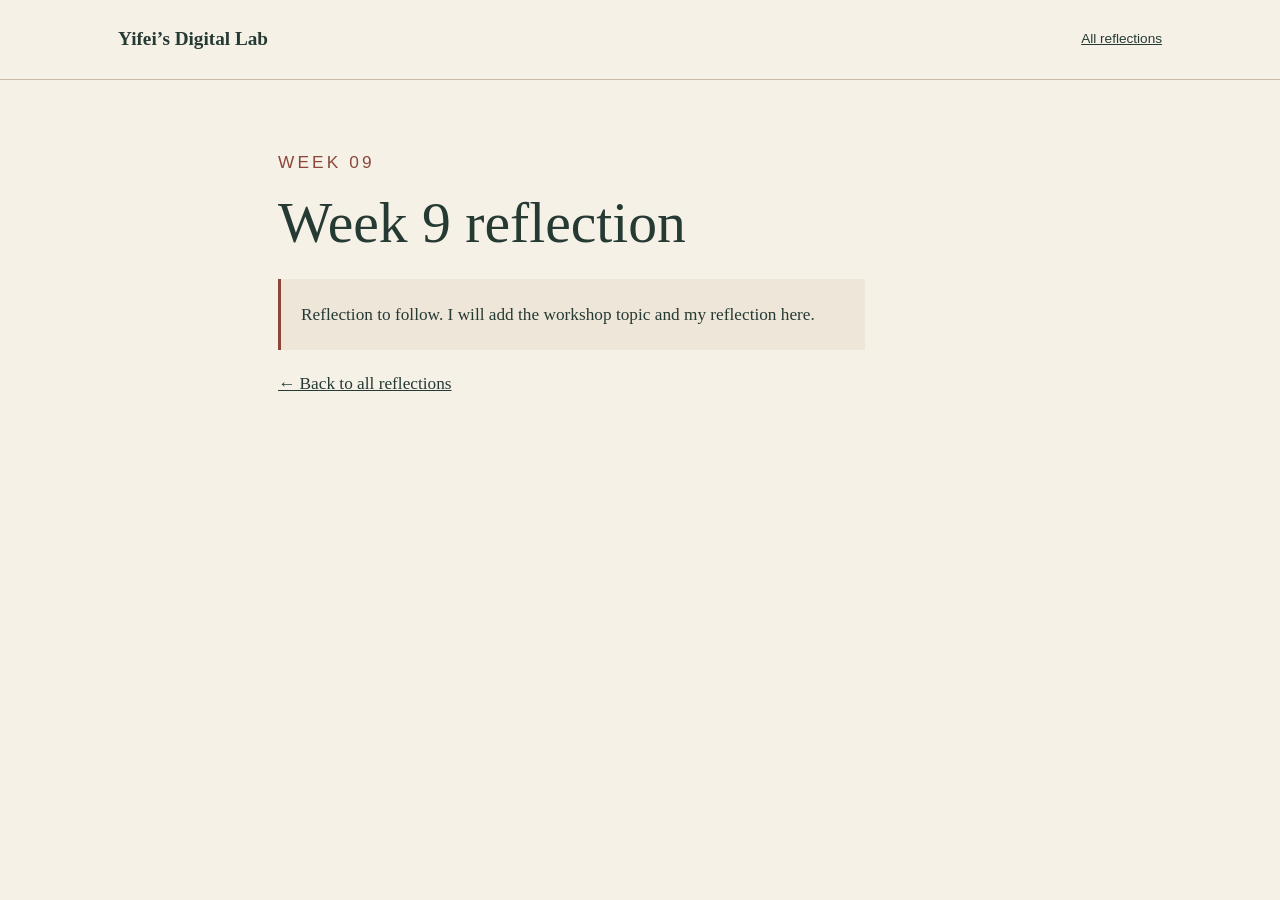
<file: week9.html>
<!doctype html>
<html lang="en-GB">
  <head>
    <meta charset="UTF-8">
    <meta name="viewport" content="width=device-width,initial-scale=1">
    <title>
      Week 9 | Yifei’s Digital Lab
    </title>
    <link rel="stylesheet" href="mystylesheet.css">
  </head>
  <body>
    <header>
      <nav class="wrap">
        <a class="brand" href="index.html">
          Yifei’s Digital Lab
        </a>
        <a class="navlink" href="index.html#journal">
          All reflections
        </a>
      </nav>
    </header>
    <main class="article">
      <p class="eyebrow">
        Week 09
      </p>
      <h1>
        Week 9 reflection
      </h1>
      <p class="note">
        Reflection to follow. I will add the workshop topic and my reflection here.
      </p>
      <p>
        <a href="index.html#journal">
          ← Back to all reflections
        </a>
      </p>
    </main>
  </body>
</html>
</file>
<file: mystylesheet.css>
:root {
  --paper: #f6f1e7;
  --ink: #263a34;
  --brick: #8b4639;
  --line: #c9bba4;
}

* {
  box-sizing: border-box;
}

body {
  margin: 0;
  background: var(--paper);
  color: var(--ink);
  font-family: Georgia, 'Times New Roman', serif;
  line-height: 1.8;
}

a {
  color: inherit;
}


a:focus-visible {
  outline: 3px solid var(--brick);
  outline-offset: 5px;
}

.wrap {
  max-width: 1100px;
  margin: auto;
  padding: 0 28px;
}

header {
  border-bottom: 1px solid var(--line);
  padding: 22px 0;
}

nav {
  display: flex;
  justify-content: space-between;
  gap: 20px;
  align-items: center;
}

.brand {
  text-decoration: none;
  font-weight: bold;
  font-size: 1.2rem;
}

.navlink {
  font-family: Arial, sans-serif;
  font-size: 0.85rem;
}

.hero {
  padding: 70px 0 48px;
  display: grid;
  grid-template-columns: 1.6fr 1fr;
  gap: 50px;
  align-items: center;
}

.eyebrow {
  font: 0.75rem Arial, sans-serif;
  text-transform: uppercase;
  letter-spacing: 0.18em;
  color: var(--brick);
}

h1 {
  font-size: clamp(2.4rem, 5vw, 4.7rem);
  line-height: 1.12;
  font-weight: normal;
  margin: 18px 0 24px;
}

h2 {
  font-size: 1.65rem;
  line-height: 1.3;
}

p {
  max-width: 68ch;
}

.building {
  height: 270px;
  border: 1px solid var(--line);
  background: #e6dccb;
  display: flex;
  align-items: end;
  justify-content: center;
  gap: 15px;
  padding: 30px;
  border-top: 7px double var(--brick);
}

.window {
  height: 170px;
  width: 65px;
  border: 8px solid #b6a58d;
  border-radius: 60px 60px 0 0;
  background:
    linear-gradient(
      90deg,
      transparent 47%,
      #b6a58d 47%,
      #b6a58d 53%,
      transparent 53%
    ),
    linear-gradient(
      transparent 48%,
      #b6a58d 48%,
      #b6a58d 52%,
      transparent 52%
    ),
    #344a43;
  box-shadow: 0 0 0 1px var(--ink);
}

.section {
  padding: 30px 0 60px;
  border-top: 1px solid var(--line);
}

.cards {
  display: grid;
  grid-template-columns: repeat(3, 1fr);
  gap: 24px;
  margin-top: 28px;
}

.card {
  display: block;
  text-decoration: none;
  padding: 35px 25px 25px;
  border: 1px solid var(--line);
  border-radius: 90px 90px 3px 3px;
  min-height: 290px;
  background: #eee6d9;
  transition: transform 0.2s, background 0.2s;
}

.card:hover {
  transform: translateY(-5px);
  background: #e5dac8;
}

.card .eyebrow {
  text-align: center;
  margin-top: 10px;
}

.card h3 {
  font-size: 1.4rem;
  line-height: 1.4;
  margin-top: 28px;
}

.card p {
  font: 0.9rem/1.7 Arial, sans-serif;
}

.action {
  font: 0.8rem Arial, sans-serif;
  color: var(--brick);
  display: block;
  margin-top: 24px;
}

.article {
  max-width: 780px;
  margin: auto;
  padding: 55px 28px 70px;
}

.article h1 {
  font-size: clamp(2.2rem, 5vw, 3.6rem);
}

.article h2 {
  margin-top: 38px;
}

.workshop-evidence {
  margin: 30px 0;
}

.workshop-evidence img {
  display: block;
  width: 100%;
  height: auto;
  border: 1px solid var(--line);
}

.workshop-evidence figcaption {
  margin-top: 10px;
  font: 0.85rem/1.6 Arial, sans-serif;
}

.article p {
  font-size: 1.08rem;
}

.note {
  padding: 20px;
  border-left: 3px solid var(--brick);
  background: #eee6d9;
}

.sources {
  font: 0.85rem/1.7 Arial, sans-serif;
  border-top: 1px solid var(--line);
  margin-top: 40px;
  padding-top: 20px;
}

footer {
  border-top: 1px solid var(--line);
  padding: 25px 0;
  font: 0.8rem Arial, sans-serif;
}

@media (max-width: 720px) {
  .hero {
    grid-template-columns: 1fr;
    padding-top: 40px;
    gap: 25px;
  }

  .building {
    height: 200px;
  }

  .window {
    height: 130px;
  }

  .cards {
    grid-template-columns: 1fr;
  }

  .card {
    min-height: 220px;
    border-radius: 65px 65px 3px 3px;
  }

  nav {
    flex-wrap: wrap;
  }

}
</file>
